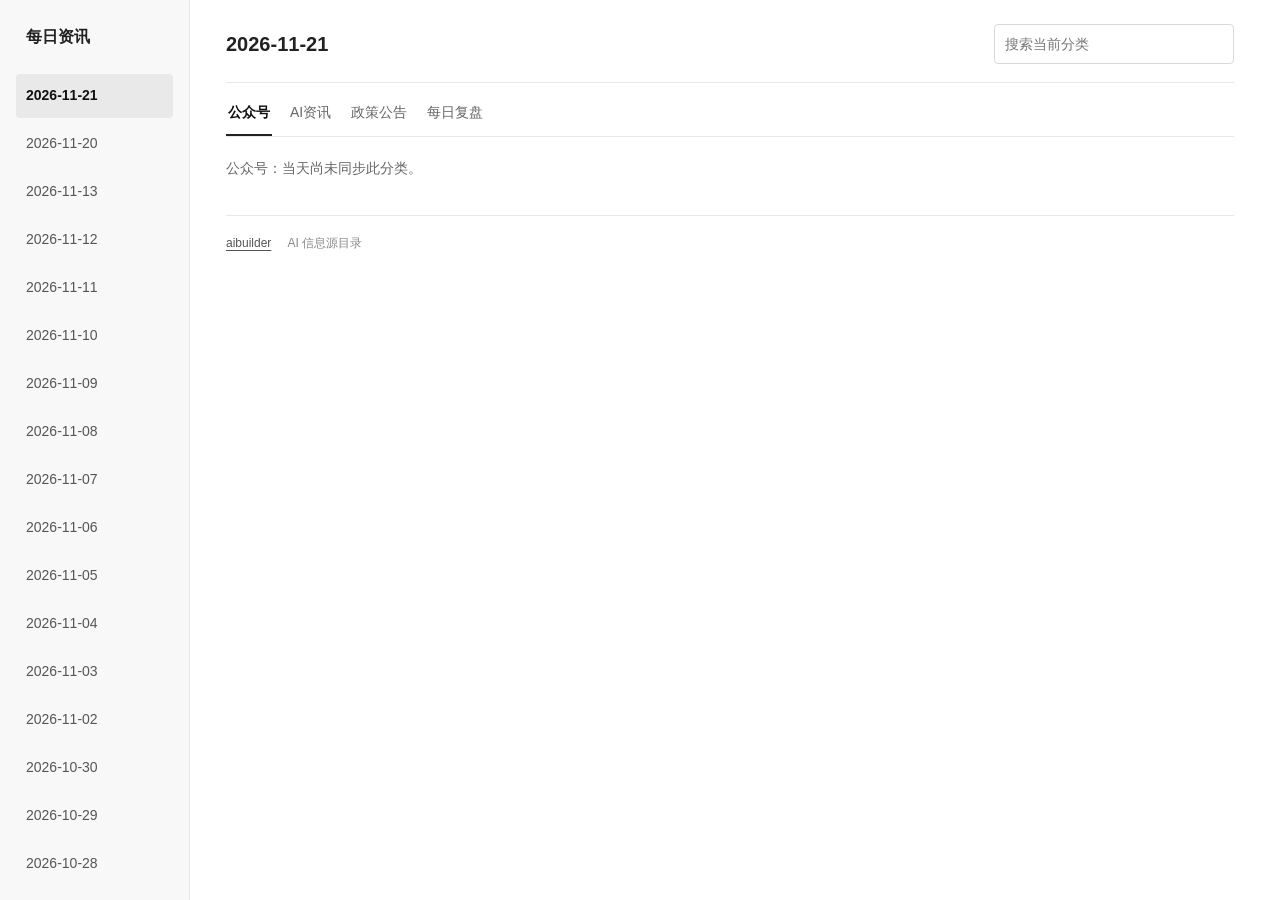
<file: index.html>
<!doctype html>
<html lang="zh-CN">
<head>
  <meta charset="utf-8"><meta name="viewport" content="width=device-width,initial-scale=1">
  <title>每日资讯</title>
  <meta name="description" content="按日期阅读公众号、AI资讯、政策公告与每日复盘，保留来源链接。">
  <link rel="stylesheet" href="style.css?v=20261027-categories">
</head>
<body>
  <div class="layout">
    <aside class="sidebar">
      <h1>每日资讯</h1>
      <nav id="dates" aria-label="日期（最新在上）"></nav>
      <nav class="page-nav" aria-label="站点页面"><a href="aibuilder.html">aibuilder</a></nav>
    </aside>
    <main class="main">
      <header class="toolbar">
        <h2 id="issue-date">加载中…</h2>
        <label class="visually-hidden" for="search">搜索当前分类</label>
        <input id="search" type="search" placeholder="搜索当前分类">
      </header>
      <nav class="category-tabs" role="tablist" aria-label="资讯分类">
        <button id="tab-gongzhonghao" type="button" role="tab" data-category="gongzhonghao" aria-controls="content" aria-selected="true">公众号</button>
        <button id="tab-ai" type="button" role="tab" data-category="ai" aria-controls="content" aria-selected="false" tabindex="-1">AI资讯</button>
        <button id="tab-zhengce" type="button" role="tab" data-category="zhengce" aria-controls="content" aria-selected="false" tabindex="-1">政策公告</button>
        <button id="tab-fupan" type="button" role="tab" data-category="fupan" aria-controls="content" aria-selected="false" tabindex="-1">每日复盘</button>
      </nav>
      <section id="content" role="tabpanel" aria-labelledby="tab-gongzhonghao" tabindex="0" aria-busy="true"><p class="message" role="status">正在加载资讯…</p></section>
      <footer class="site-footer"><a href="aibuilder.html">aibuilder</a><span>AI 信息源目录</span></footer>
    </main>
  </div>
  <script src="app.js?v=20261027-categories"></script>
</body></html>
</file>
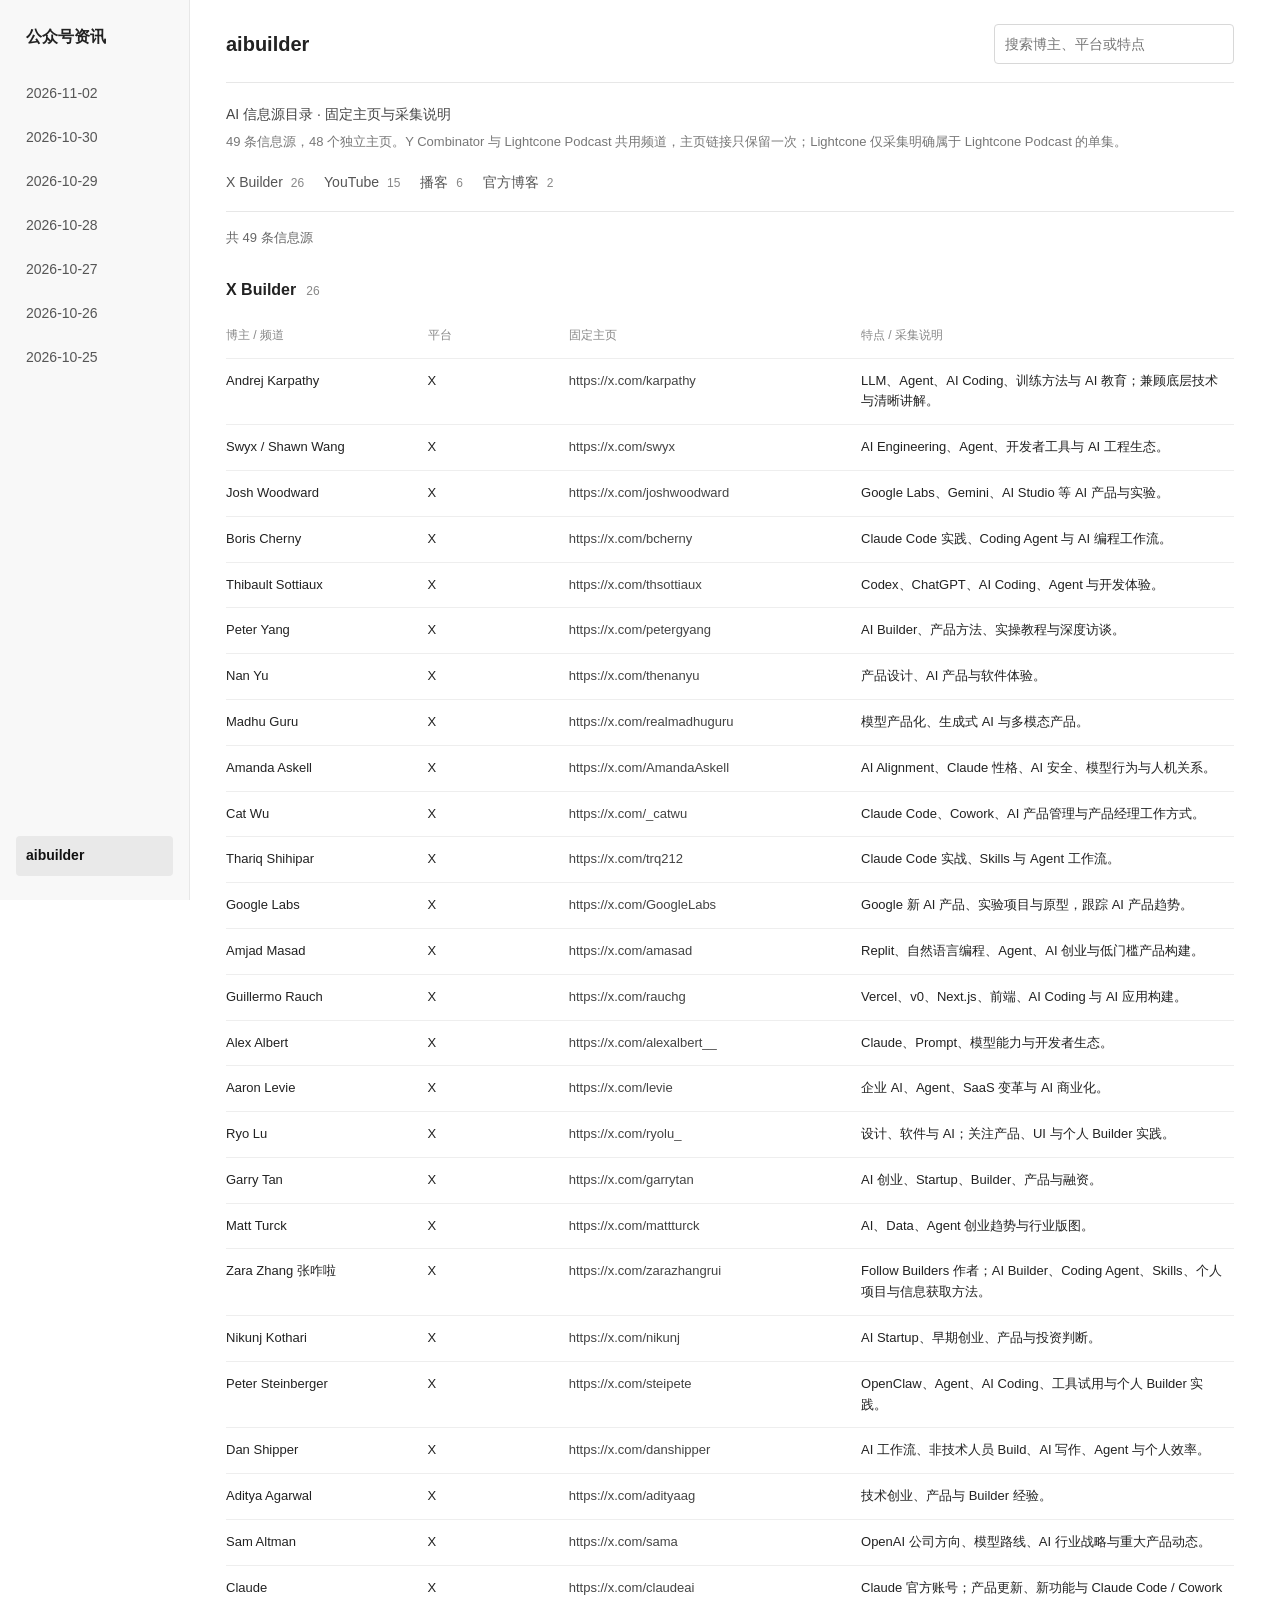
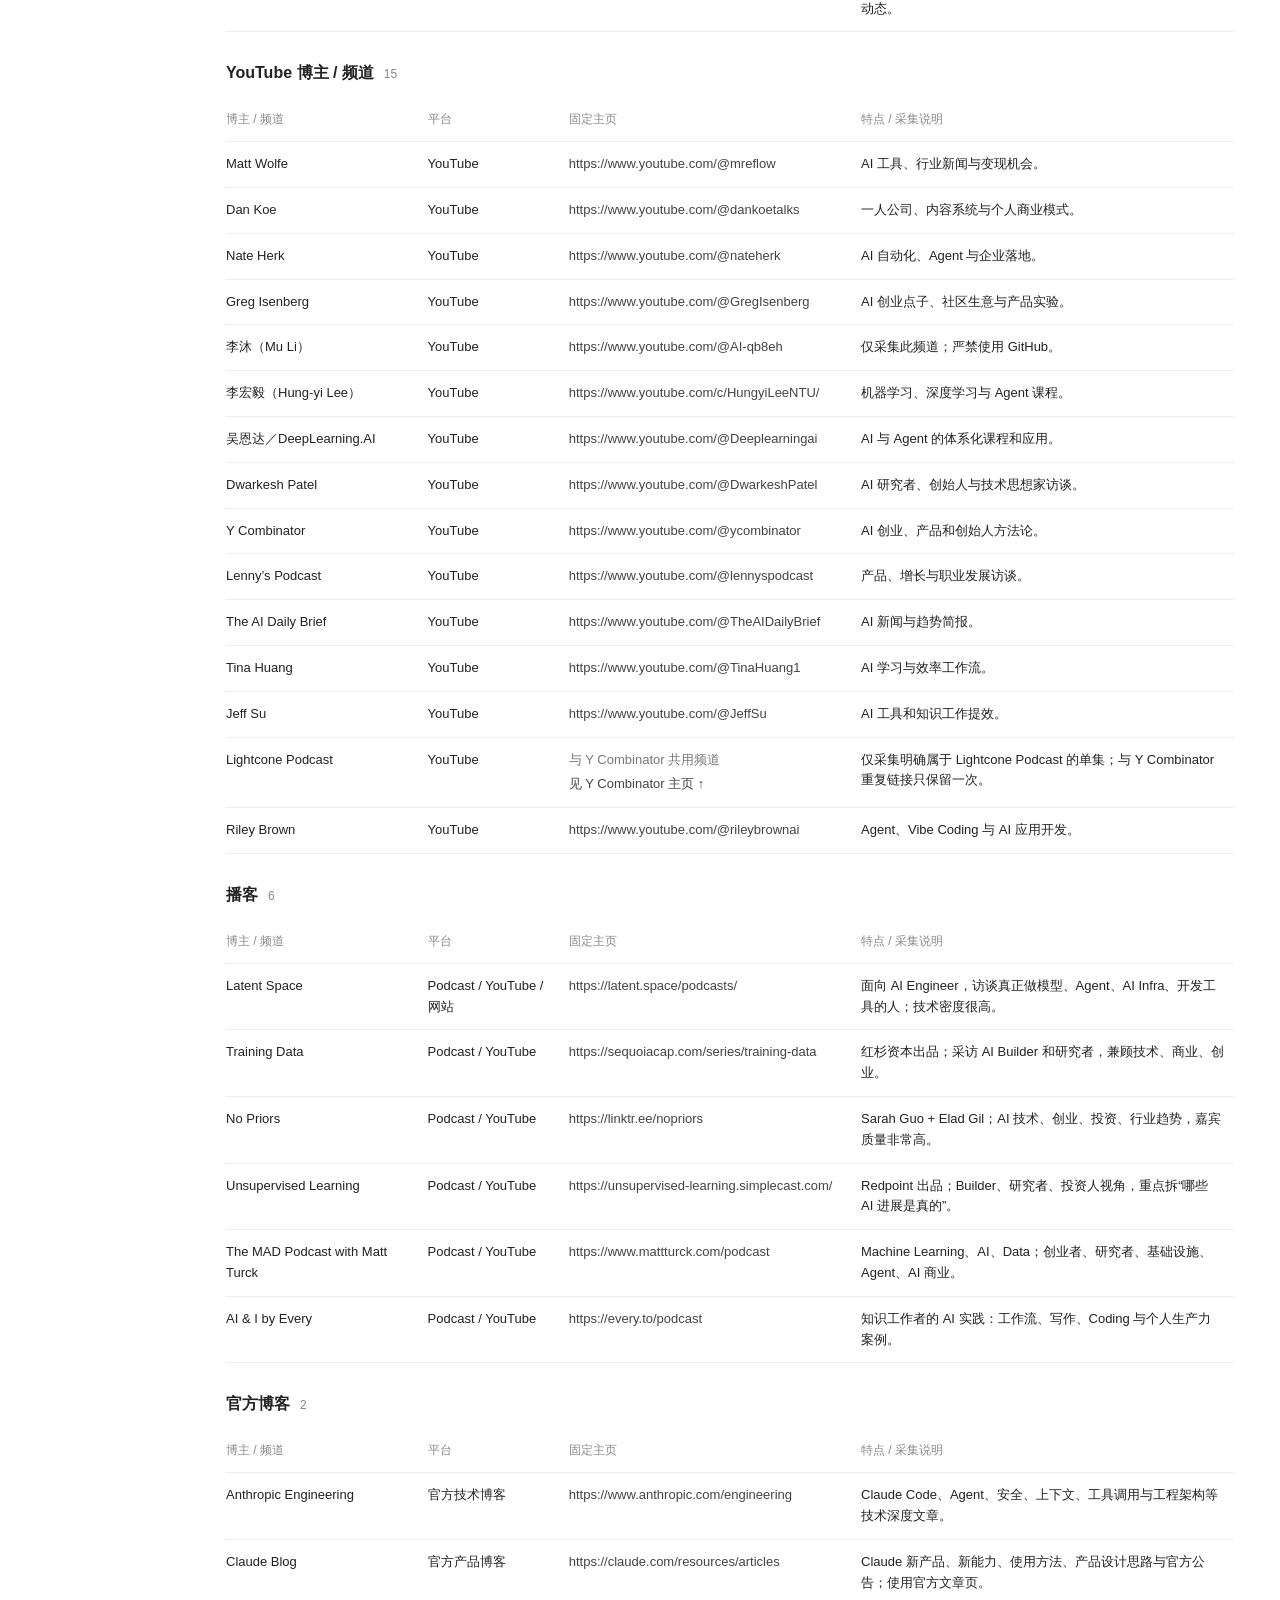
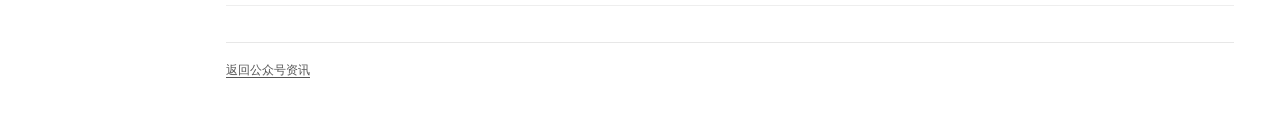
<file: aibuilder.html>
<!doctype html>
<html lang="zh-CN">
<head>
  <meta charset="utf-8"><meta name="viewport" content="width=device-width,initial-scale=1">
  <title>aibuilder · 公众号资讯</title>
  <meta name="description" content="49 个 AI 信息源：26 个 X Builder、15 个 YouTube 博主与频道、6 个播客、2 个官方博客，附固定主页和采集说明。">
  <link rel="stylesheet" href="style.css?v=20261025-aibuilder">
</head>
<body>
  <div class="layout">
    <aside class="sidebar">
      <h1><a href="index.html">公众号资讯</a></h1>
      <nav id="dates" aria-label="日期（最新在上）"><a href="index.html">最新资讯</a></nav>
      <nav class="page-nav" aria-label="站点页面"><a href="aibuilder.html" aria-current="page">aibuilder</a></nav>
    </aside>
    <main class="main">
      <header class="toolbar">
        <h2>aibuilder</h2>
        <input id="search" type="search" aria-label="搜索 AI 信息源" placeholder="搜索博主、平台或特点">
      </header>
      <p class="directory-intro">AI 信息源目录 · 固定主页与采集说明</p>
      <p class="directory-note">49 条信息源，48 个独立主页。Y Combinator 与 Lightcone Podcast 共用频道，主页链接只保留一次；Lightcone 仅采集明确属于 Lightcone Podcast 的单集。</p>
      <nav class="source-index" aria-label="信息源分类">
        <a href="#x">X Builder <span>26</span></a>
        <a href="#youtube">YouTube <span>15</span></a>
        <a href="#podcast">播客 <span>6</span></a>
        <a href="#blog">官方博客 <span>2</span></a>
      </nav>
      <p id="source-count" class="count" role="status"></p>
      <section id="sources" aria-label="AI 信息源" aria-busy="true"><p class="message" role="status">正在加载信息源…</p></section>
      <noscript><p class="message">请启用 JavaScript 查看目录，或<a href="data/aibuilder.json">打开完整信息源数据</a>。</p></noscript>
      <footer class="site-footer"><a href="index.html">返回公众号资讯</a></footer>
    </main>
  </div>
  <script src="aibuilder.js?v=20261025-aibuilder"></script>
</body></html>
</file>
<file: style.css>
* { box-sizing: border-box; }
body { margin: 0; color: #222; background: #fff; font-family: -apple-system, BlinkMacSystemFont, "Segoe UI", "PingFang SC", "Microsoft YaHei", sans-serif; font-size: 14px; line-height: 1.6; }
.layout { display: grid; grid-template-columns: 190px minmax(0, 1fr); min-height: 100vh; }
.sidebar { position: sticky; top: 0; height: 100vh; overflow-y: auto; padding: 24px 16px; background: #f8f8f8; border-right: 1px solid #e7e7e7; }
h1 { margin: 0 10px 24px; font-size: 16px; font-weight: 600; }
#dates { display: flex; flex-direction: column; gap: 4px; }
#dates button { width: 100%; min-height: 40px; padding: 8px 10px; border: 0; border-radius: 4px; text-align: left; font: inherit; font-variant-numeric: tabular-nums; color: #555; background: transparent; cursor: pointer; }
#dates button:hover { background: #eee; }
#dates button[aria-current] { color: #111; background: #e9e9e9; font-weight: 600; }
.main { width: 100%; max-width: 1080px; padding: 24px 36px 60px; }
.toolbar { display: flex; align-items: center; justify-content: space-between; flex-wrap: wrap; gap: 16px; padding-bottom: 18px; border-bottom: 1px solid #e7e7e7; }
h2 { margin: 0; font-size: 20px; font-weight: 600; font-variant-numeric: tabular-nums; }
#search { width: 240px; max-width: 100%; padding: 8px 10px; border: 1px solid #d8d8d8; border-radius: 4px; color: inherit; background: #fff; font: inherit; }
.count { margin: 16px 0 4px; color: #777; font-size: 13px; }
.daily-summary { margin-top: 20px; padding-bottom: 18px; border-bottom: 1px solid #e7e7e7; }
.daily-summary p { margin: 0; color: #444; font-size: 14px; line-height: 1.9; overflow-wrap: anywhere; }
.item { padding: 14px 0; border-bottom: 1px solid #eee; }
.item a { display: block; width: fit-content; color: #222; font-size: 15px; text-decoration: none; overflow-wrap: anywhere; }
.item a:hover { text-decoration: underline; text-underline-offset: 3px; }
.source { display: block; margin-top: 4px; color: #888; font-size: 12px; }
.message { color: #777; margin-top: 20px; }
.category-tabs { display: flex; flex-wrap: wrap; gap: 4px 16px; border-bottom: 1px solid #e7e7e7; padding-top: 8px; }
.category-tabs button { min-height: 44px; padding: 10px 2px; border: 0; border-bottom: 2px solid transparent; color: #666; background: transparent; font: inherit; cursor: pointer; }
.category-tabs button[aria-selected="true"] { color: #111; border-bottom-color: #222; font-weight: 600; }
.category-tabs button:hover { color: #111; }
.news-group { margin-top: 28px; }
.news-group h3 { margin: 0; padding-bottom: 8px; border-bottom: 1px solid #e7e7e7; font-size: 16px; }
.item h4 { margin: 0; font-size: 15px; font-weight: 600; overflow-wrap: anywhere; }
.item .article-body { margin: 8px 0; color: #444; white-space: pre-wrap; overflow-wrap: anywhere; line-height: 1.9; }
.item .article-links { display: flex; flex-wrap: wrap; gap: 8px 16px; }
.item .article-links a { color: #555; font-size: 13px; text-decoration: underline; text-underline-offset: 3px; }
.coverage-note { margin-top: 20px; color: #666; font-size: 13px; }
.coverage-note summary { cursor: pointer; min-height: 32px; }
.source, .count, .message { color: #666; }
#dates button { min-height: 44px; }
:root { color-scheme: light; }
:focus-visible { outline: 2px solid #555; outline-offset: 3px; }
@media (max-width: 640px) {
  .layout { grid-template-columns: 116px minmax(0, 1fr); }
  .sidebar { padding: 18px 8px; }
  h1 { margin: 0 6px 20px; font-size: 14px; }
  #dates button { padding: 9px 6px; font-size: 12px; }
  .main { padding: 18px 16px 40px; }
  h2 { font-size: 18px; }
  #search { width: 100%; font-size: 16px; }
  .item a { font-size: 14px; }
}

/* The directory uses the same typography, dividers and navigation as daily issues. */
.sidebar { display: flex; flex-direction: column; }
.sidebar h1 a { color: inherit; text-decoration: none; }
#dates { flex-shrink: 0; }
#dates a, .page-nav a { display: block; min-height: 40px; padding: 8px 10px; border-radius: 4px; color: #555; text-decoration: none; font-variant-numeric: tabular-nums; }
#dates a:hover, .page-nav a:hover { background: #eee; }
.page-nav { margin-top: auto; padding-top: 24px; }
.page-nav a[aria-current] { color: #111; background: #e9e9e9; font-weight: 600; }
.site-footer { display: flex; flex-wrap: wrap; gap: 8px 16px; margin-top: 36px; padding-top: 18px; border-top: 1px solid #e7e7e7; color: #888; font-size: 12px; }
.site-footer a { color: #555; text-underline-offset: 3px; }
.directory-intro { margin: 20px 0 6px; color: #444; }
.directory-note { margin: 0; color: #777; font-size: 13px; overflow-wrap: anywhere; }
.source-index { display: flex; flex-wrap: wrap; gap: 8px 20px; padding: 18px 0; border-bottom: 1px solid #e7e7e7; }
.source-index a { color: #555; text-decoration: none; }
.source-index a:hover { text-decoration: underline; }
.source-index span { margin-left: 4px; color: #888; font-size: 12px; }
.source-group { margin-top: 28px; scroll-margin-top: 20px; }
.source-group h3 { margin: 0 0 12px; font-size: 16px; font-weight: 600; }
.group-count { margin-left: 10px; color: #888; font-size: 12px; font-weight: 400; }
.source-table { width: 100%; border-collapse: collapse; table-layout: fixed; font-size: 13px; }
.source-table th, .source-table td { padding: 12px 10px 12px 0; border-bottom: 1px solid #eee; text-align: left; vertical-align: top; overflow-wrap: anywhere; }
.source-table thead th { color: #888; font-size: 12px; font-weight: 400; }
.source-table thead th:nth-child(1) { width: 20%; }
.source-table thead th:nth-child(2) { width: 14%; }
.source-table thead th:nth-child(3) { width: 29%; }
.source-table tbody th { font-weight: 500; }
.source-table a { color: #444; text-decoration: none; }
.source-table a:hover { text-decoration: underline; text-underline-offset: 3px; }
.source-table tr[id] { scroll-margin-top: 20px; }
.source-table tr:target { background: #f8f8f8; }
.shared-channel { display: block; margin-bottom: 4px; color: #777; }
.visually-hidden { position: absolute; width: 1px; height: 1px; padding: 0; margin: -1px; overflow: hidden; clip-path: inset(50%); white-space: nowrap; }
@media (max-width: 900px) {
  .source-table, .source-table tbody { display: block; }
  .source-table thead { position: absolute; width: 1px; height: 1px; overflow: hidden; clip-path: inset(50%); }
  .source-table tr { display: block; padding: 14px 0; border-bottom: 1px solid #eee; }
  .source-table tbody th, .source-table tbody td { display: block; width: 100%; padding: 3px 0; border: 0; }
  .source-table tbody th { font-size: 14px; font-weight: 600; }
  .source-table td::before { content: attr(data-label); display: block; color: #888; font-size: 12px; }
}
@media (max-width: 640px) {
  #dates a, .page-nav a { padding: 9px 6px; font-size: 12px; }
  .source-index { gap: 8px 12px; font-size: 12px; }
}
</file>
